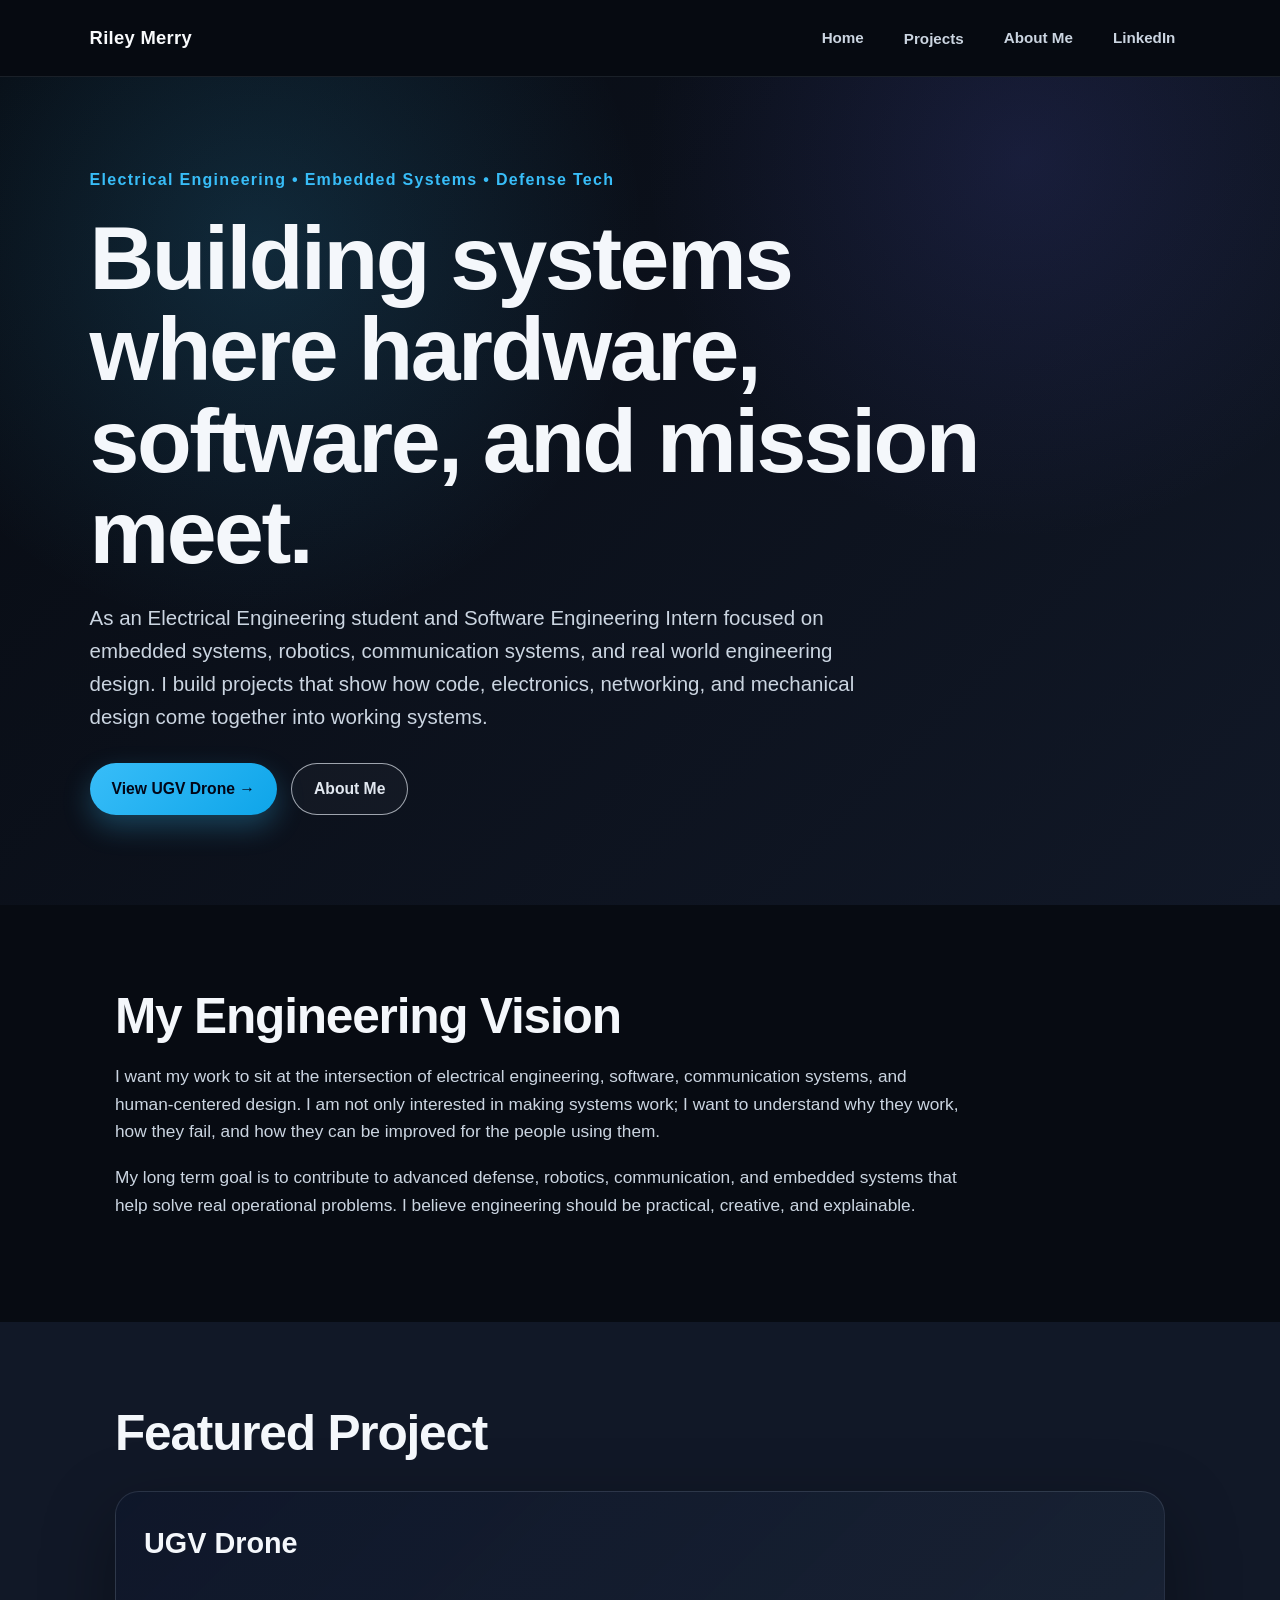
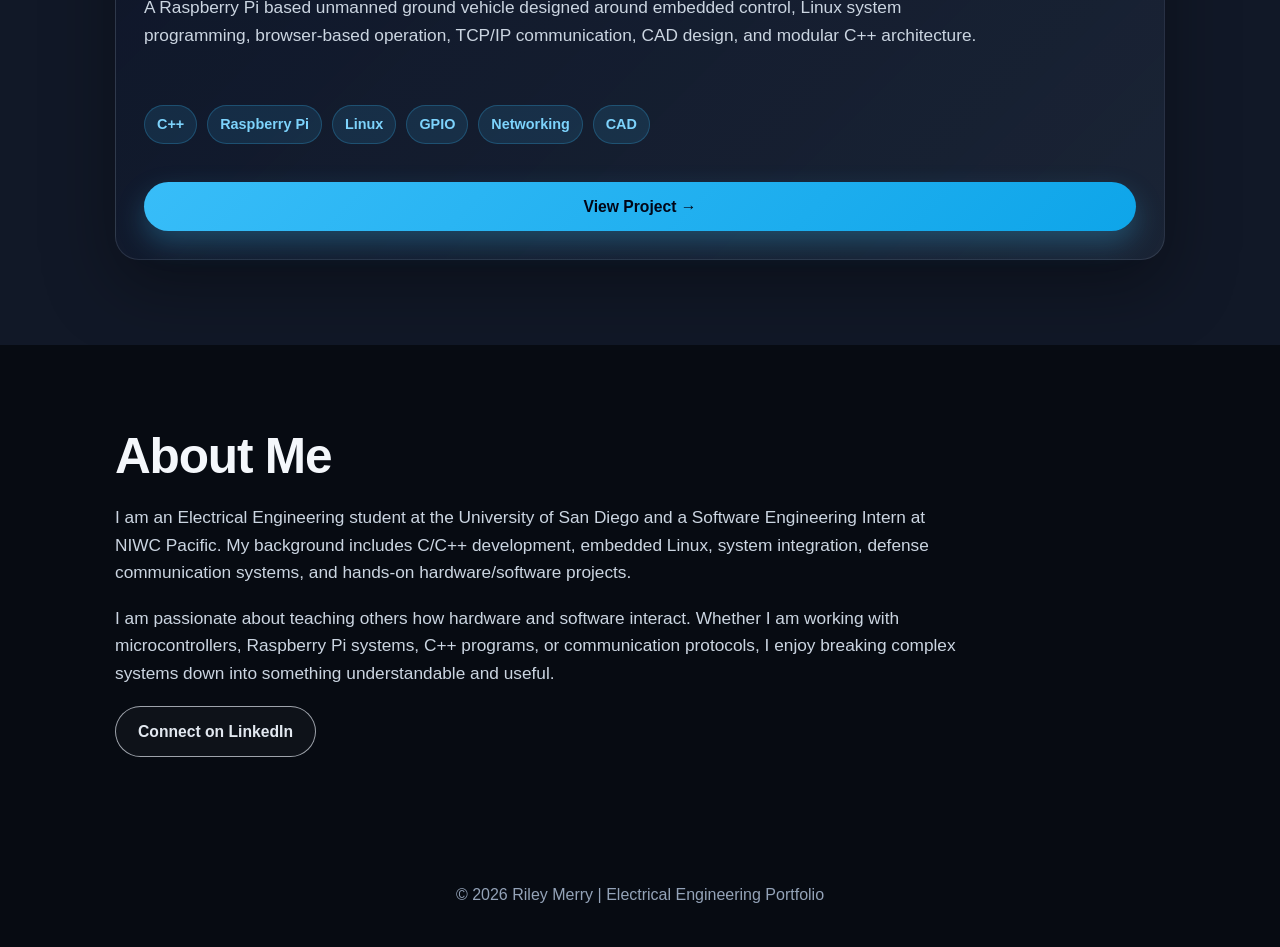
<file: index.html>
<!DOCTYPE html>
<html lang="en">
<head>
  <meta charset="UTF-8" />
  <meta name="viewport" content="width=device-width, initial-scale=1.0" />
  <title>Riley Merry | Electrical Engineering Portfolio</title>
  <link rel="stylesheet" href="style.css" />
</head>

<body>
  <header class="navbar">
    <div class="logo">Riley Merry</div>

    <nav>
      <a href="index.html">Home</a>

      <div class="dropdown">
        <button class="dropbtn">Projects</button>
        <div class="dropdown-content">
          <a href="robot.html">UGV Drone</a>
        </div>
      </div>

      <a href="#about">About Me</a>
      <a href="https://www.linkedin.com/in/riley-merry-528953252" target="_blank" rel="noopener noreferrer">LinkedIn</a>
    </nav>
  </header>

  <main>
    <section class="hero fade-section">
      <div class="hero-content">
        <span class="eyebrow">Electrical Engineering • Embedded Systems • Defense Tech</span>

        <h1>Building systems where hardware, software, and mission meet.</h1>

        <p>
          As an Electrical Engineering student and Software Engineering Intern
          focused on embedded systems, robotics, communication systems, and
          real world engineering design. I build projects that show how code,
          electronics, networking, and mechanical design come together into
          working systems.
        </p>

        <div class="hero-buttons">
          <a href="robot.html" class="btn primary">View UGV Drone →</a>
          <a href="#about" class="btn secondary">About Me</a>
        </div>
      </div>
    </section>

    <section class="section dark-section fade-section">
      <div class="section-inner">
        <h2>My Engineering Vision</h2>

        <p>
          I want my work to sit at the intersection of electrical engineering,
          software, communication systems, and human-centered design. I am not
          only interested in making systems work; I want to understand why they
          work, how they fail, and how they can be improved for the people using
          them.
        </p>

        <p>
          My long term goal is to contribute to advanced defense, robotics,
          communication, and embedded systems that help solve real operational
          problems. I believe engineering should be practical, creative, and
          explainable.
        </p>
      </div>
    </section>

    <section class="section panel-section fade-section">
      <div class="section-inner">
        <h2>Featured Project</h2>

        <div class="project-card">
          <h3>UGV Drone</h3>

          <p>
            A Raspberry Pi based unmanned ground vehicle designed around embedded
            control, Linux system programming, browser-based operation, TCP/IP
            communication, CAD design, and modular C++ architecture.
          </p>

          <div class="tags">
            <span>C++</span>
            <span>Raspberry Pi</span>
            <span>Linux</span>
            <span>GPIO</span>
            <span>Networking</span>
            <span>CAD</span>
          </div>

          <a href="robot.html" class="btn primary">View Project →</a>
        </div>
      </div>
    </section>

    <section id="about" class="section dark-section fade-section">
      <div class="section-inner">
        <h2>About Me</h2>

        <p>
          I am an Electrical Engineering student at the University of San Diego
          and a Software Engineering Intern at NIWC Pacific. My background
          includes C/C++ development, embedded Linux, system integration,
          defense communication systems, and hands-on hardware/software
          projects.
        </p>

        <p>
          I am passionate about teaching others how hardware and software
          interact. Whether I am working with microcontrollers, Raspberry Pi
          systems, C++ programs, or communication protocols, I enjoy breaking
          complex systems down into something understandable and useful.
        </p>

        <a href="https://www.linkedin.com/in/riley-merry-528953252" target="_blank" rel="noopener noreferrer" class="btn secondary">
          Connect on LinkedIn
        </a>
      </div>
    </section>
  </main>

  <footer>
    <p>© 2026 Riley Merry | Electrical Engineering Portfolio</p>
  </footer>

  <script>
    const sections = document.querySelectorAll(".fade-section");

    const observer = new IntersectionObserver(entries => {
      entries.forEach(entry => {
        if (entry.isIntersecting) {
          entry.target.classList.add("visible");
        }
      });
    }, { threshold: 0.18 });

    sections.forEach(section => observer.observe(section));
  </script>
</body>
</html>
</file>
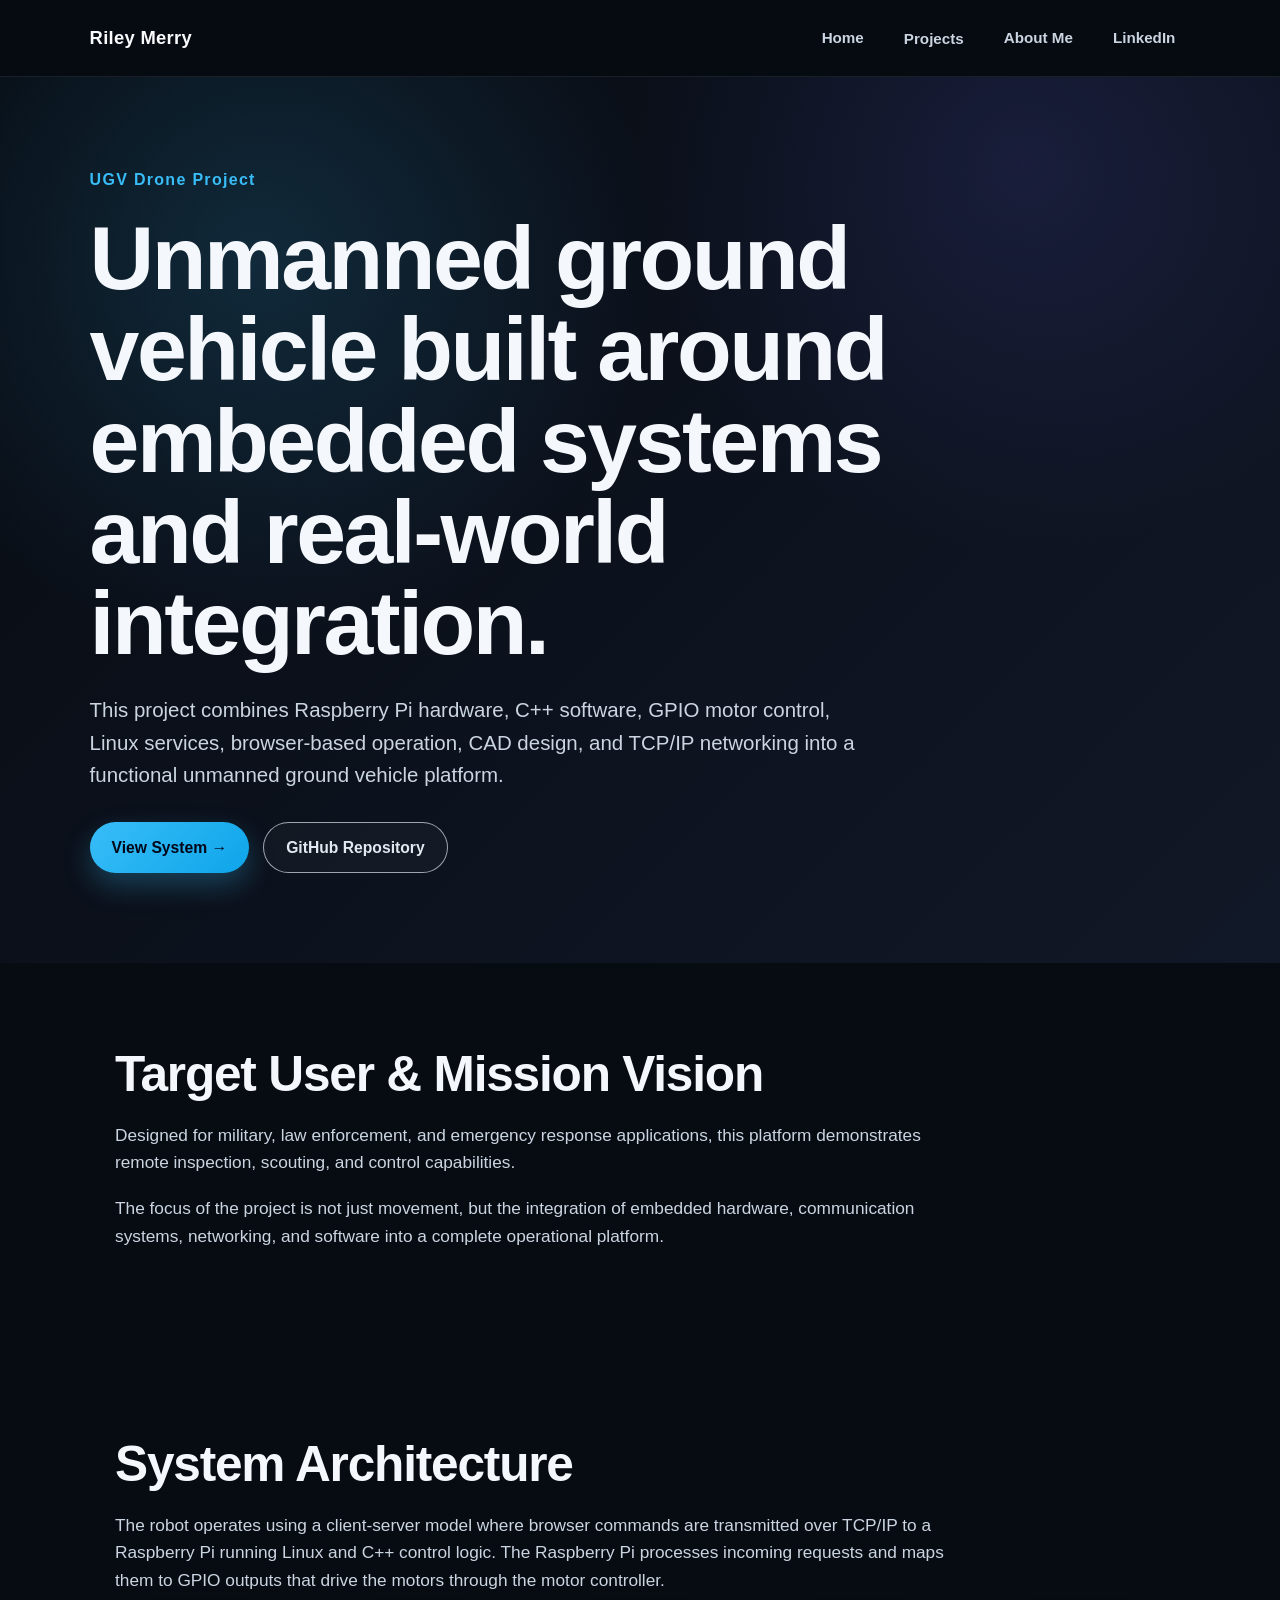
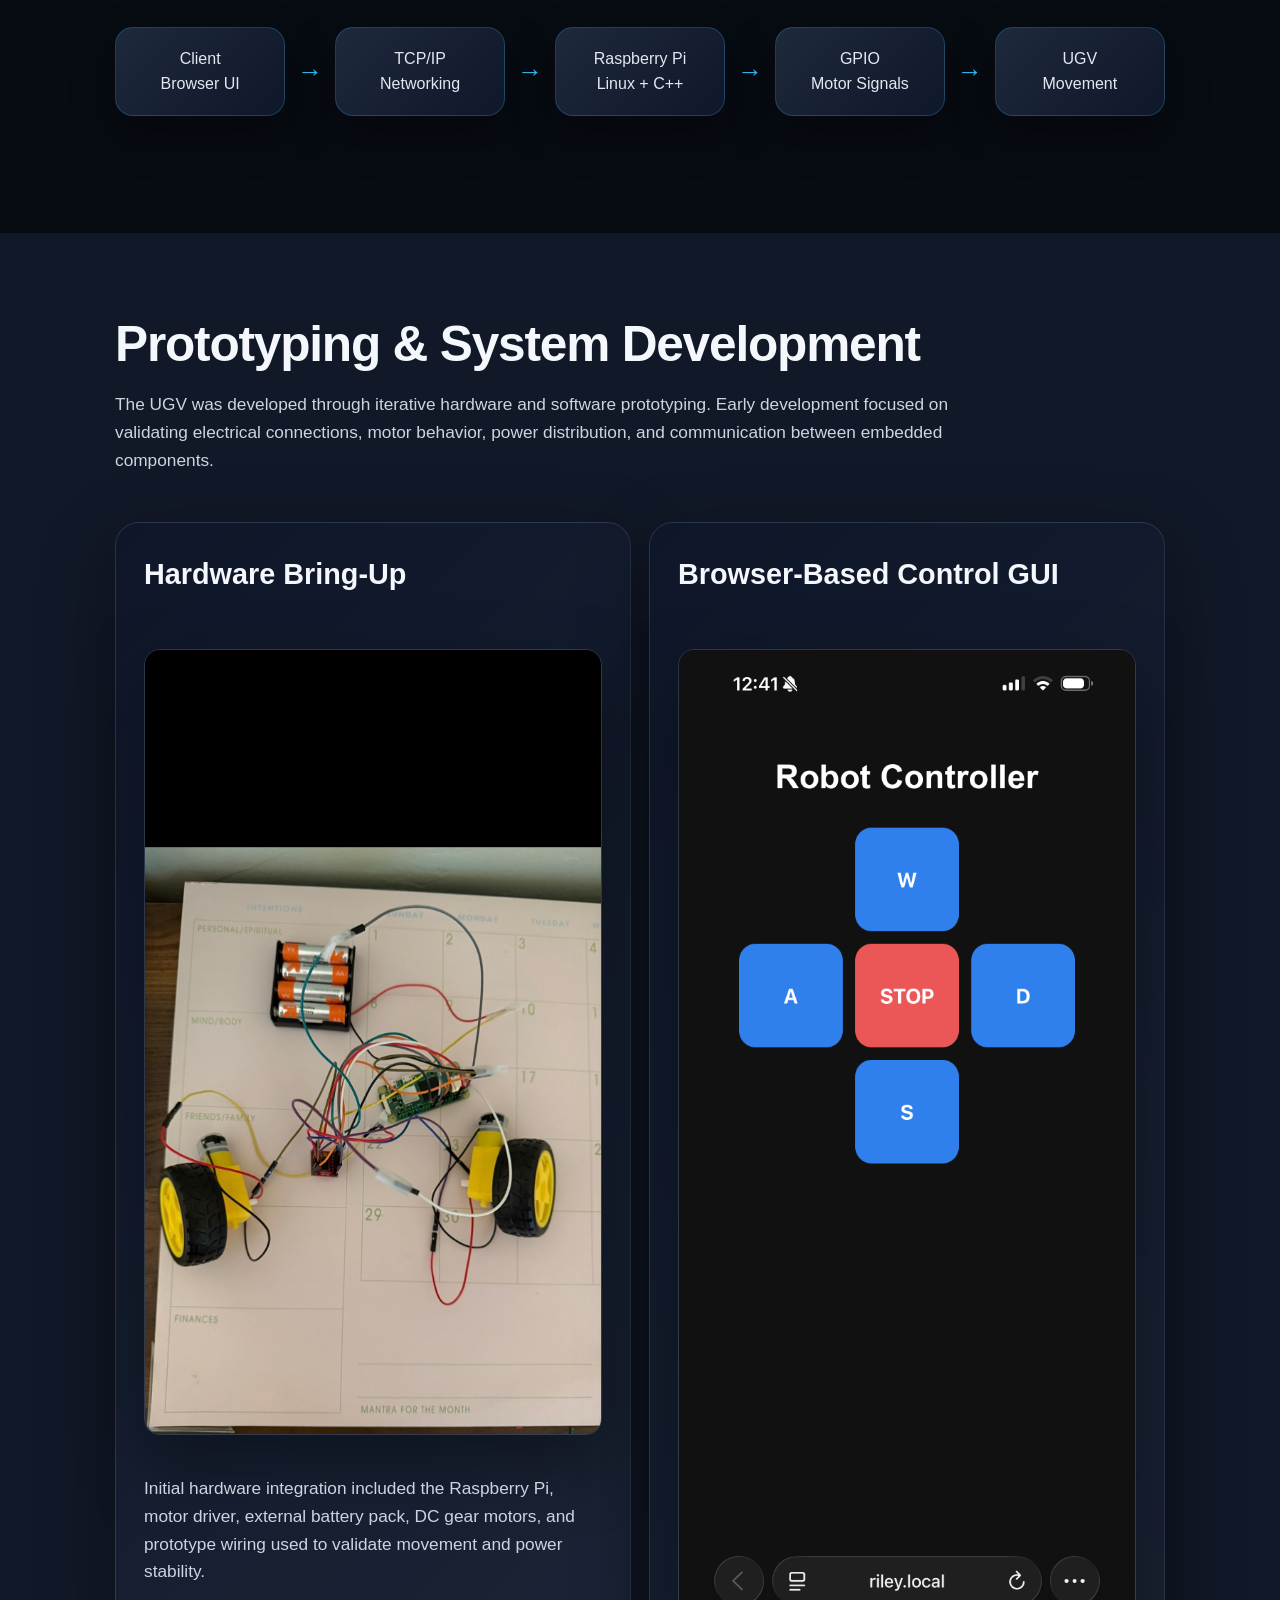
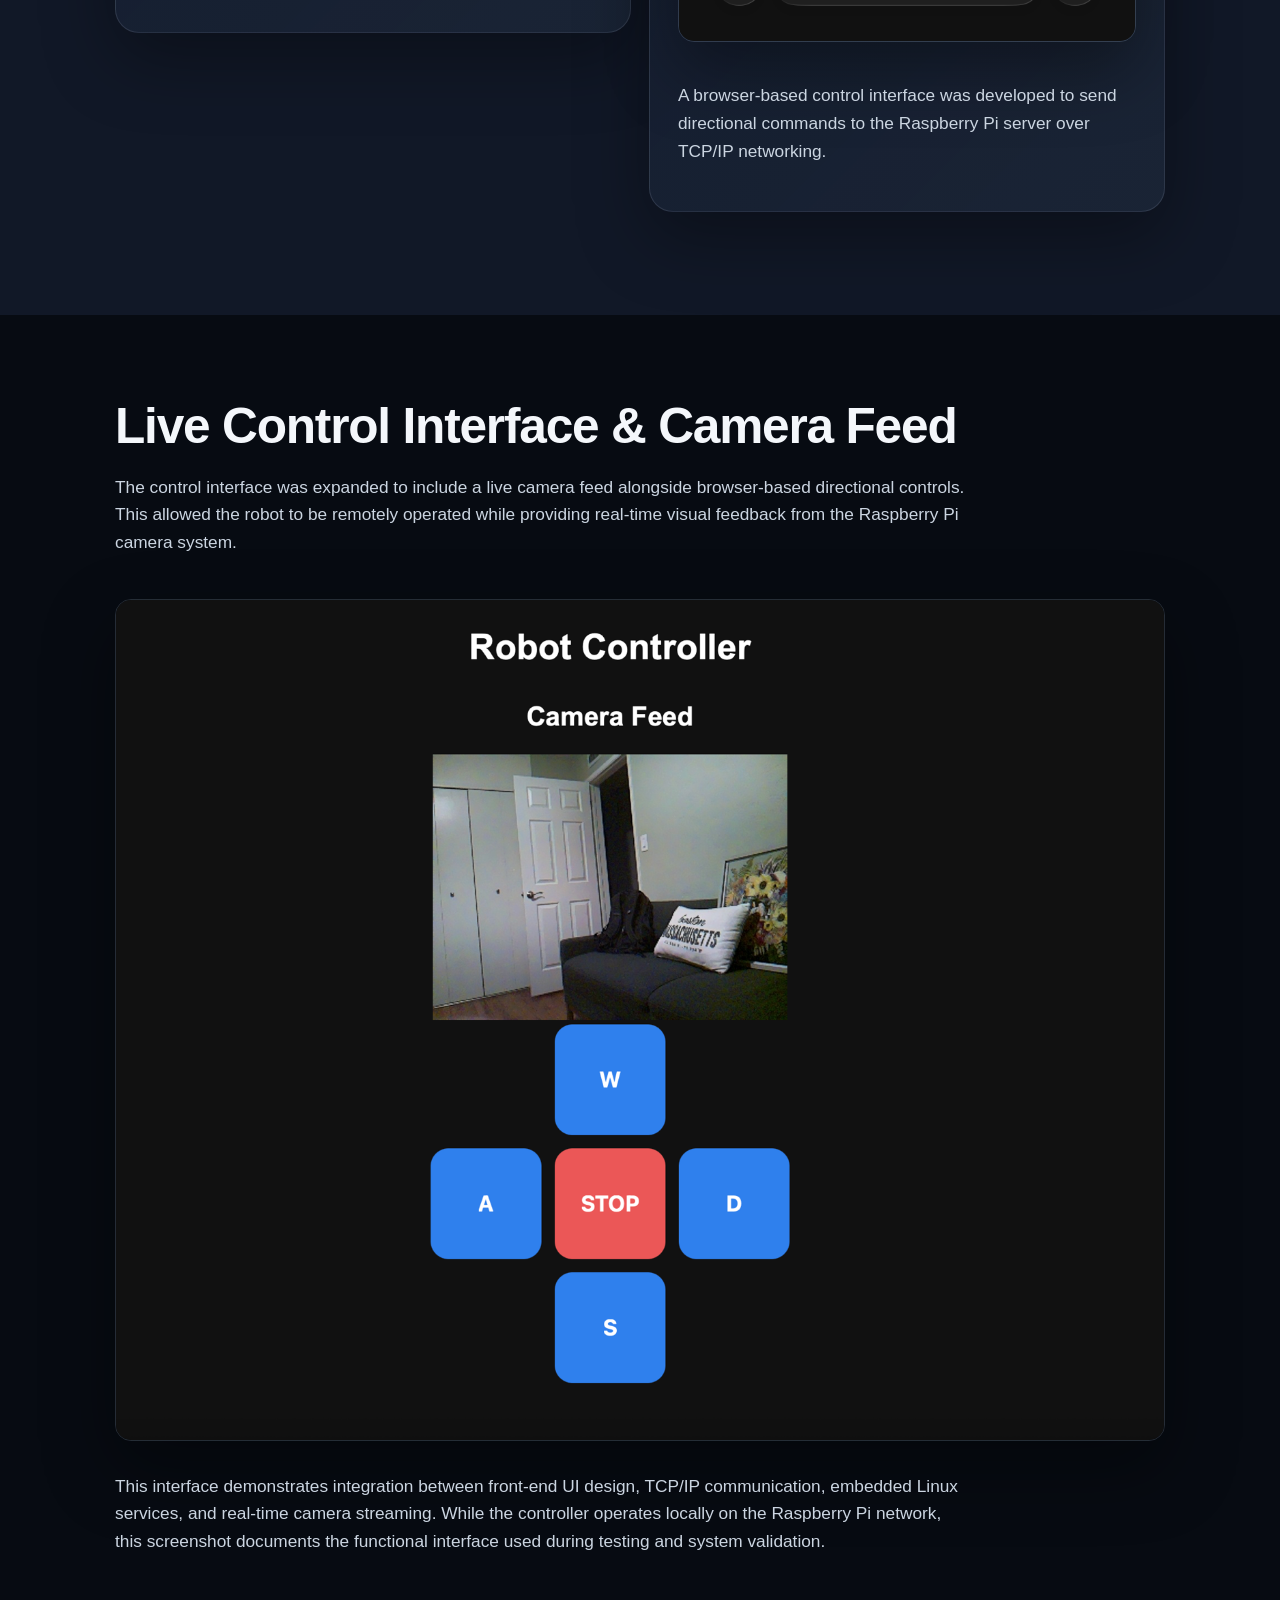
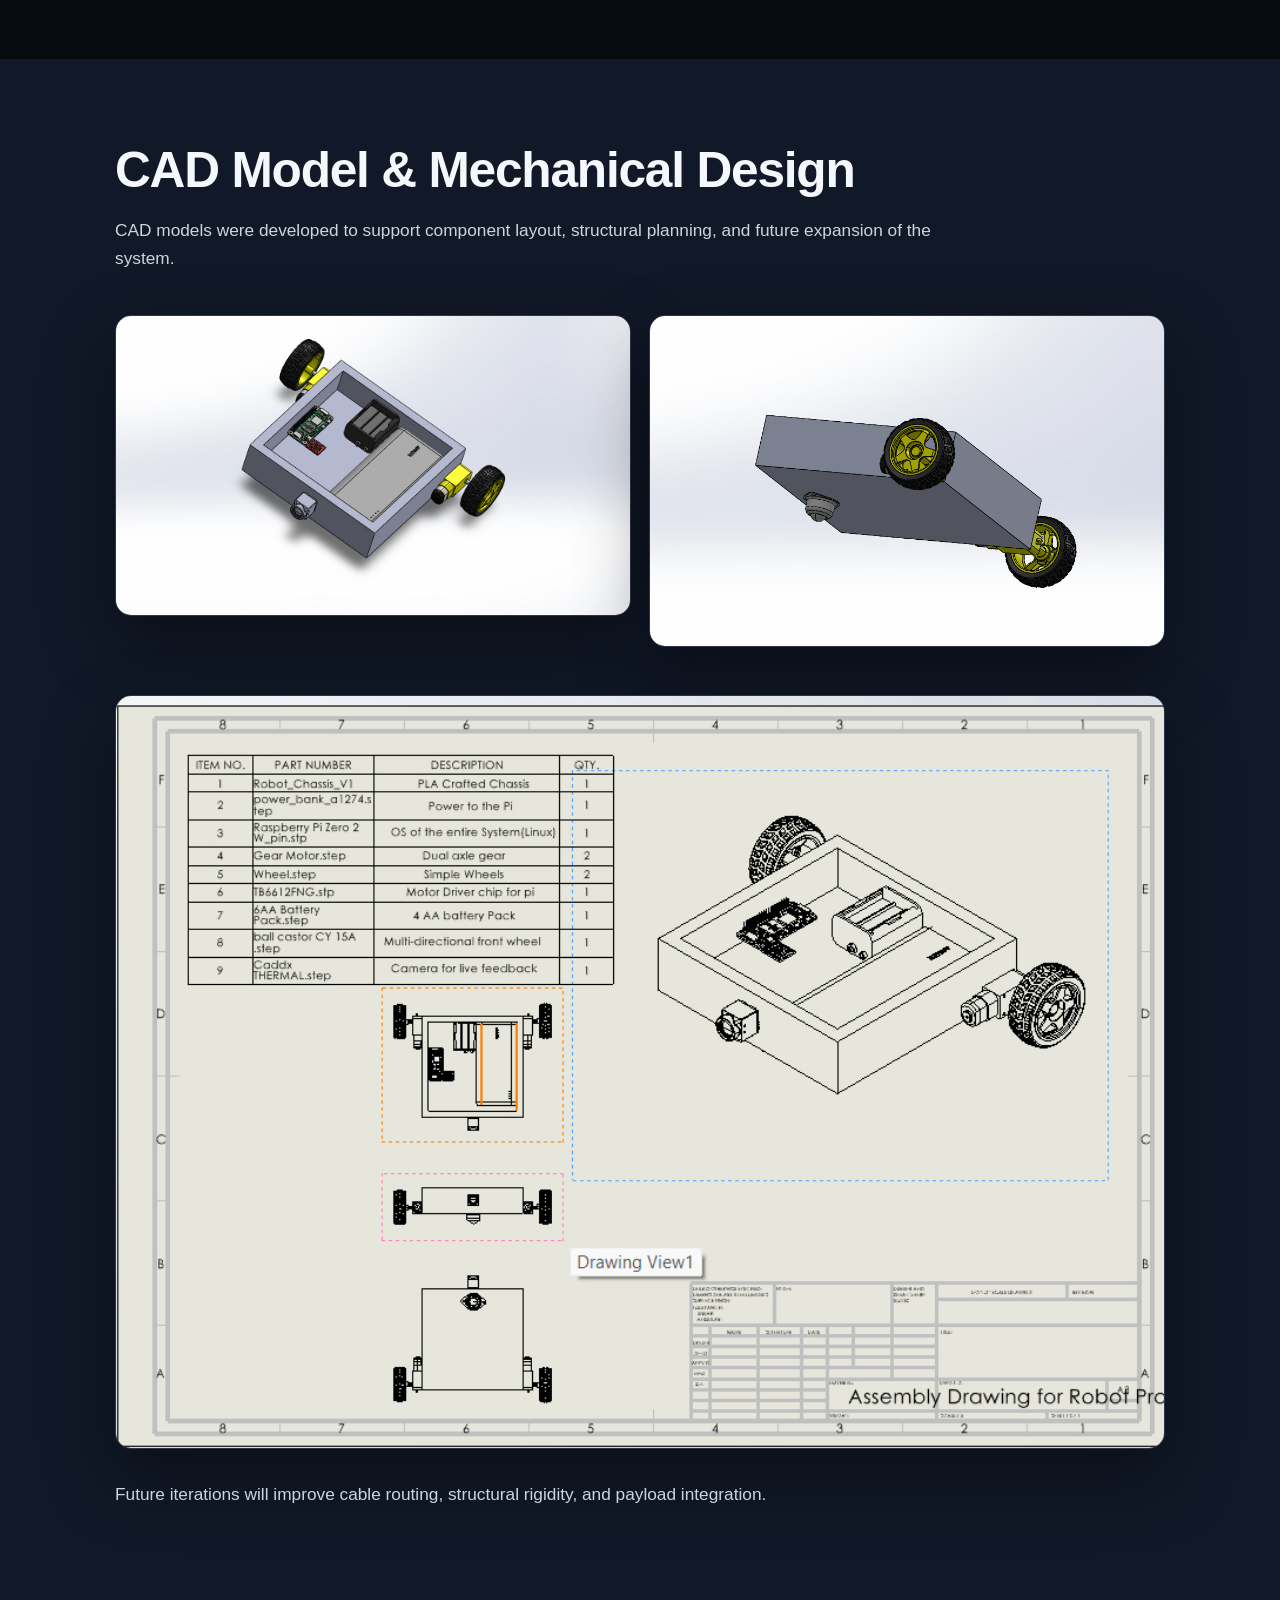
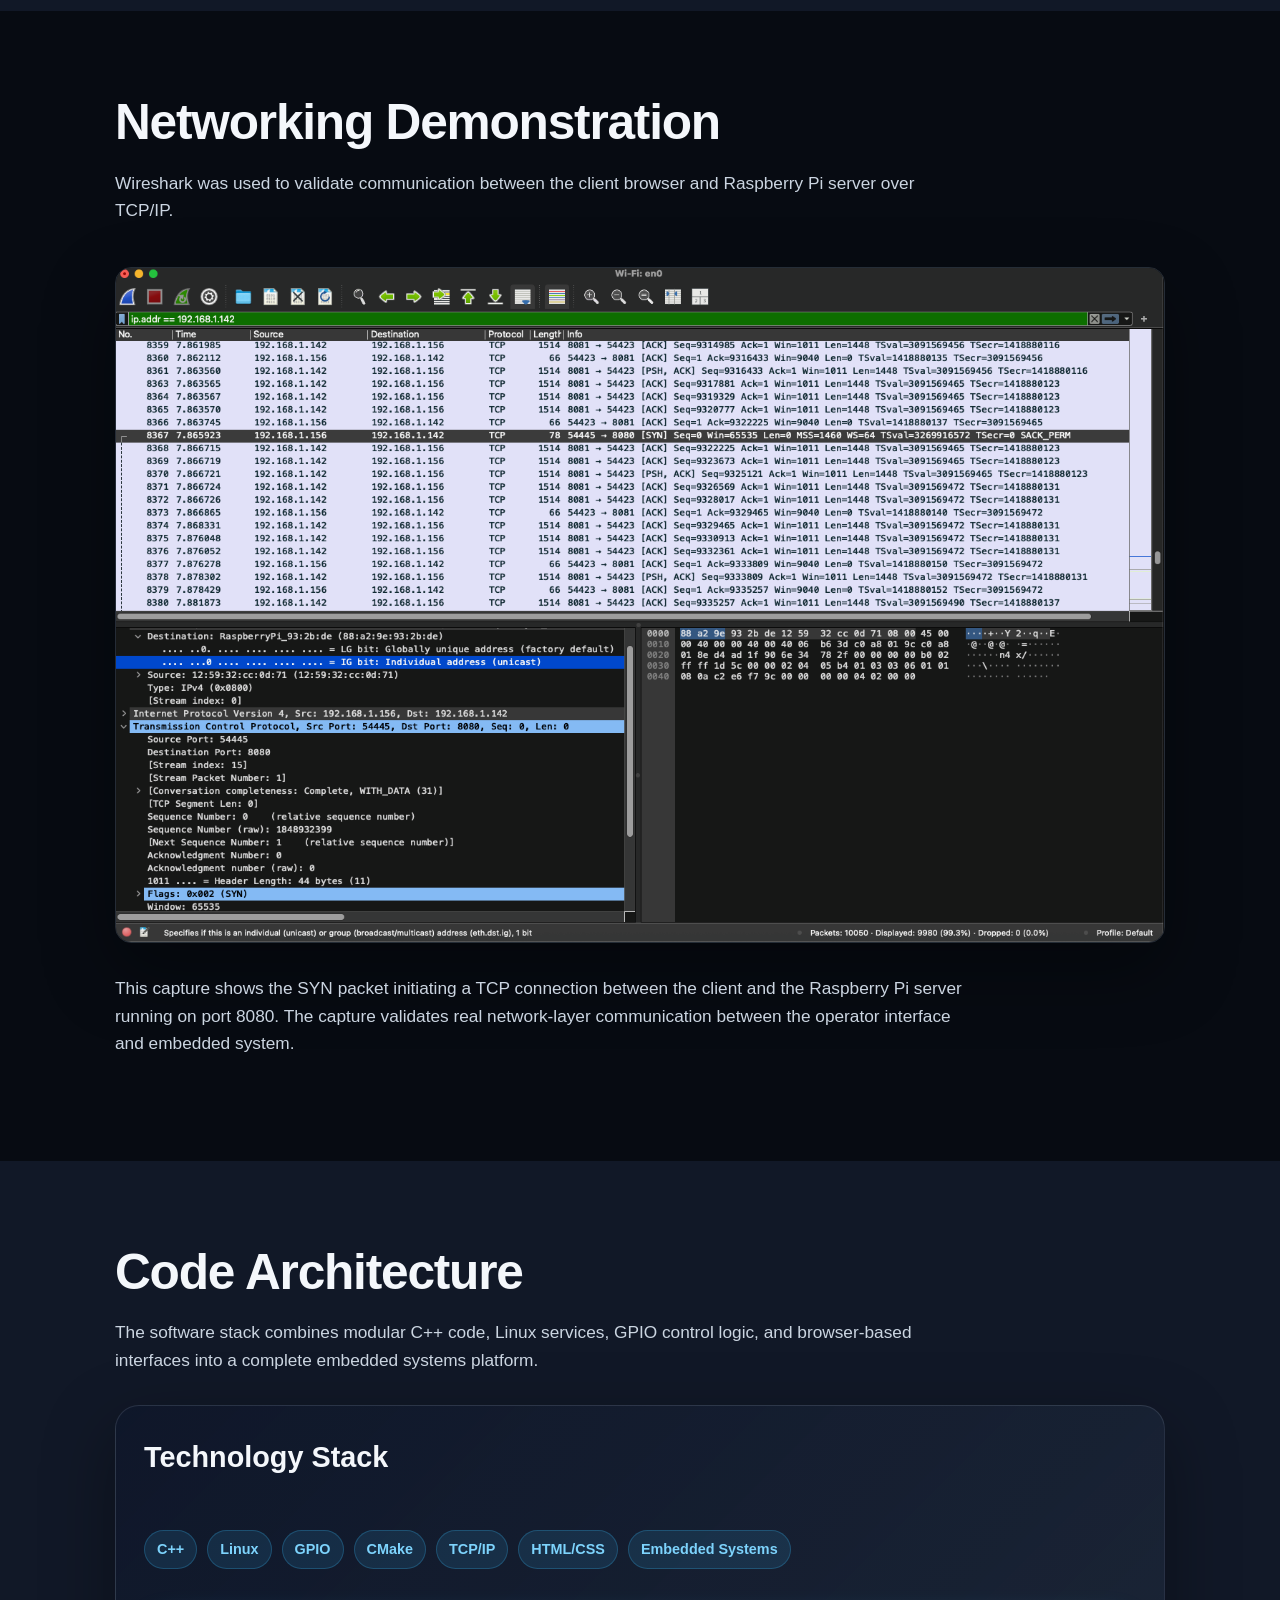
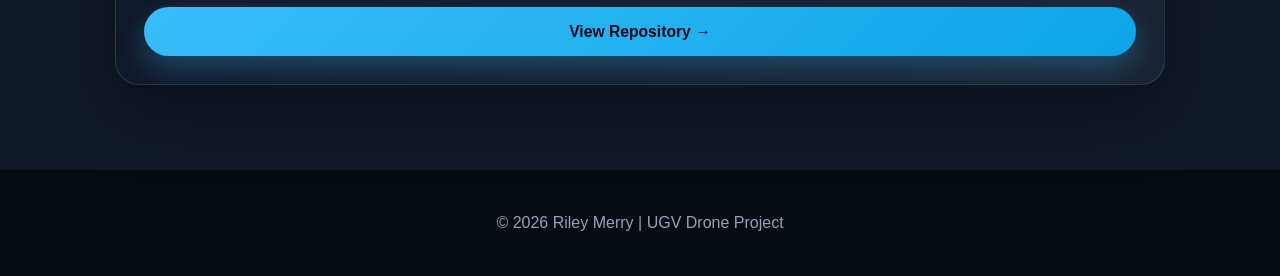
<file: robot.html>
<!DOCTYPE html>
<html lang="en">
<head>
  <meta charset="UTF-8" />
  <meta name="viewport" content="width=device-width, initial-scale=1.0"/>
  <title>UGV Drone | Riley Merry</title>
  <link rel="stylesheet" href="style.css" />
</head>

<body>

<header class="navbar">
  <div class="logo">Riley Merry</div>

  <nav>
    <a href="index.html">Home</a>

    <div class="dropdown">
      <button class="dropbtn">Projects</button>
      <div class="dropdown-content">
        <a href="robot.html">UGV Drone</a>
      </div>
    </div>

    <a href="index.html#about">About Me</a>

    <a href="https://www.linkedin.com/in/riley-merry-528953252"
       target="_blank"
       rel="noopener noreferrer">
       LinkedIn
    </a>
  </nav>
</header>

<main>

<section class="hero fade-section">
  <div class="hero-content">

    <span class="eyebrow">UGV Drone Project</span>

    <h1>
      Unmanned ground vehicle built around embedded systems and real-world integration.
    </h1>

    <p>
      This project combines Raspberry Pi hardware, C++ software,
      GPIO motor control, Linux services, browser-based operation,
      CAD design, and TCP/IP networking into a functional unmanned
      ground vehicle platform.
    </p>

    <div class="hero-buttons">
      <a href="#architecture" class="btn primary">View System →</a>

      <a href="https://github.com/RileyMerry/robot"
         target="_blank"
         rel="noopener noreferrer"
         class="btn secondary">
         GitHub Repository
      </a>
    </div>

  </div>
</section>

<section class="section dark-section fade-section">
  <div class="section-inner">

    <h2>Target User & Mission Vision</h2>

    <p>
      Designed for military, law enforcement, and emergency response applications,
      this platform demonstrates remote inspection, scouting, and control capabilities.
    </p>

    <p>
      The focus of the project is not just movement, but the integration of
      embedded hardware, communication systems, networking, and software into
      a complete operational platform.
    </p>

  </div>
</section>

<section id="architecture" class="section dark-section fade-section">
  <div class="section-inner">

    <h2>System Architecture</h2>

    <p>
      The robot operates using a client-server model where browser commands
      are transmitted over TCP/IP to a Raspberry Pi running Linux and C++ control logic.
      The Raspberry Pi processes incoming requests and maps them to GPIO outputs
      that drive the motors through the motor controller.
    </p>

    <div class="architecture-card">

      <div class="arch-box">
        Client<br>Browser UI
      </div>

      <div class="arch-arrow">→</div>

      <div class="arch-box">
        TCP/IP<br>Networking
      </div>

      <div class="arch-arrow">→</div>

      <div class="arch-box">
        Raspberry Pi<br>Linux + C++
      </div>

      <div class="arch-arrow">→</div>

      <div class="arch-box">
        GPIO<br>Motor Signals
      </div>

      <div class="arch-arrow">→</div>

      <div class="arch-box">
        UGV<br>Movement
      </div>

    </div>

  </div>
</section>

<section class="section panel-section fade-section">
  <div class="section-inner">

    <h2>Prototyping & System Development</h2>

    <p>
      The UGV was developed through iterative hardware and software prototyping.
      Early development focused on validating electrical connections, motor behavior,
      power distribution, and communication between embedded components.
    </p>

    <div class="proto-grid">

      <div class="proto-card">

        <h3>Hardware Bring-Up</h3>

        <img
          src="image/IMG_1845.jpg"
          alt="UGV hardware prototype"
          class="project-image"
        >

        <p>
          Initial hardware integration included the Raspberry Pi,
          motor driver, external battery pack, DC gear motors,
          and prototype wiring used to validate movement and power stability.
        </p>

      </div>

      <div class="proto-card">

        <h3>Browser-Based Control GUI</h3>

        <img
          src="image/IMG_1801.png"
          alt="Browser-based robot controller"
          class="project-image"
        >

        <p>
          A browser-based control interface was developed to send directional
          commands to the Raspberry Pi server over TCP/IP networking.
        </p>

      </div>

    </div>

    <p>
      
    </p>

  </div>
</section>

<section class="section dark-section fade-section">
  <div class="section-inner">

    <h2>Live Control Interface & Camera Feed</h2>

    <p>
      The control interface was expanded to include a live camera feed
      alongside browser-based directional controls. This allowed the robot
      to be remotely operated while providing real-time visual feedback
      from the Raspberry Pi camera system.
    </p>

    <img
      src="image/GUIFINAL.PNG"
      alt="Robot controller with live camera feed"
      class="project-image"
    >

    <p>
      This interface demonstrates integration between front-end UI design,
      TCP/IP communication, embedded Linux services, and real-time camera streaming.
      While the controller operates locally on the Raspberry Pi network,
      this screenshot documents the functional interface used during testing
      and system validation.
    </p>

  </div>
</section>

<section class="section panel-section fade-section">
  <div class="section-inner">

    <h2>CAD Model & Mechanical Design</h2>

    <p>
      CAD models were developed to support component layout,
      structural planning, and future expansion of the system.
    </p>

    <div class="image-grid">

      <img
        src="image/CAD1.png"
        alt="UGV CAD assembly 1"
        class="project-image"
      >

      <img
        src="image/CAD2.png"
        alt="UGV CAD assembly 2"
        class="project-image"
      >

    </div>

    <img
      src="image/CAD.png"
      alt="UGV CAD engineering drawing"
      class="project-image"
    >

    <p>
      Future iterations will improve cable routing, structural rigidity,
      and payload integration.
    </p>

  </div>
</section>

<section class="section dark-section fade-section">
  <div class="section-inner">

    <h2>Networking Demonstration</h2>

    <p>
      Wireshark was used to validate communication between the client browser
      and Raspberry Pi server over TCP/IP.
    </p>

    <img
      src="image/tcp-handshake.PNG"
      alt="TCP handshake capture"
      class="project-image"
    >

    <p>
      This capture shows the SYN packet initiating a TCP connection
      between the client and the Raspberry Pi server running on port 8080.
      The capture validates real network-layer communication between
      the operator interface and embedded system.
    </p>

  </div>
</section>

<section class="section panel-section fade-section">
  <div class="section-inner">

    <h2>Code Architecture</h2>

    <p>
      The software stack combines modular C++ code, Linux services,
      GPIO control logic, and browser-based interfaces into a complete
      embedded systems platform.
    </p>

    <div class="project-card">

      <h3>Technology Stack</h3>

      <div class="tags">
        <span>C++</span>
        <span>Linux</span>
        <span>GPIO</span>
        <span>CMake</span>
        <span>TCP/IP</span>
        <span>HTML/CSS</span>
        <span>Embedded Systems</span>
      </div>

      <a href="https://github.com/RileyMerry/robot"
         target="_blank"
         rel="noopener noreferrer"
         class="btn primary">
         View Repository →
      </a>

    </div>

  </div>
</section>

</main>

<footer>
  <p>© 2026 Riley Merry | UGV Drone Project</p>
</footer>

<script>
const sections = document.querySelectorAll(".fade-section");

const observer = new IntersectionObserver(entries => {
  entries.forEach(entry => {
    if (entry.isIntersecting) {
      entry.target.classList.add("visible");
    }
  });
}, {
  threshold: 0.2
});

sections.forEach(section => {
  observer.observe(section);
});
</script>

</body>
</html>
</file>
<file: style.css>
* {
  margin: 0;
  padding: 0;
  box-sizing: border-box;
}

html {
  scroll-behavior: smooth;
}

body {
  font-family: -apple-system, BlinkMacSystemFont, "Segoe UI", Roboto, Arial, sans-serif;
  background: #070b12;
  color: #f4f7fb;
  line-height: 1.6;
}

a {
  color: inherit;
  text-decoration: none;
}

/* NAVBAR */
.navbar {
  position: sticky;
  top: 0;
  z-index: 1000;
  padding: 16px 7%;
  background: rgba(7, 11, 18, 0.88);
  backdrop-filter: blur(16px);
  -webkit-backdrop-filter: blur(16px);
  border-bottom: 1px solid rgba(148, 163, 184, 0.14);
  display: flex;
  justify-content: space-between;
  align-items: center;
}

.logo {
  font-size: 1.15rem;
  font-weight: 800;
  letter-spacing: 0.3px;
  color: #f8fafc;
  white-space: nowrap;
}

nav {
  display: flex;
  align-items: center;
  gap: 10px;
}

nav a,
.dropbtn {
  color: #cbd5e1;
  background: transparent;
  border: 1px solid transparent;
  padding: 9px 14px;
  border-radius: 999px;
  font-size: 0.95rem;
  font-weight: 650;
  cursor: pointer;
  text-decoration: none;
  transition: 0.22s ease;
}

nav a:visited {
  color: #cbd5e1;
}

nav a:hover,
.dropbtn:hover {
  color: #f8fafc;
  background: rgba(255, 255, 255, 0.07);
  border-color: rgba(148, 163, 184, 0.18);
}

/* DROPDOWN */
.dropdown {
  position: relative;
}

.dropdown-content {
  visibility: hidden;
  opacity: 0;
  position: absolute;
  top: calc(100% + 4px);
  left: 0;
  min-width: 170px;
  padding: 8px;
  background: rgba(15, 23, 42, 0.98);
  border: 1px solid rgba(148, 163, 184, 0.18);
  border-radius: 16px;
  box-shadow: 0 20px 50px rgba(0, 0, 0, 0.45);
  transition: opacity 0.18s ease, visibility 0.18s ease, transform 0.18s ease;
  transform: translateY(-4px);
  z-index: 2000;
}

.dropdown:hover .dropdown-content,
.dropdown:focus-within .dropdown-content {
  visibility: visible;
  opacity: 1;
  transform: translateY(0);
}

.dropdown-content a {
  display: block;
  color: #e2e8f0;
  padding: 10px 12px;
  border-radius: 12px;
}

.dropdown-content a:hover {
  background: rgba(56, 189, 248, 0.12);
  color: #38bdf8;
}

/* HERO */
.hero {
  min-height: 90vh;
  display: flex;
  align-items: center;
  padding: 90px 7%;
  background:
    radial-gradient(circle at 20% 20%, rgba(56, 189, 248, 0.16), transparent 32%),
    radial-gradient(circle at 80% 10%, rgba(99, 102, 241, 0.14), transparent 30%),
    linear-gradient(135deg, #070b12, #111827);
}

.hero-content {
  max-width: 950px;
}

.eyebrow {
  display: inline-block;
  color: #38bdf8;
  font-weight: 750;
  letter-spacing: 1.3px;
  margin-bottom: 20px;
}

.hero h1 {
  font-size: clamp(2.7rem, 8vw, 5.6rem);
  line-height: 1.02;
  letter-spacing: -2.5px;
  margin-bottom: 24px;
}

.hero p {
  max-width: 780px;
  font-size: clamp(1.05rem, 2.6vw, 1.28rem);
  color: #cbd5e1;
  margin-bottom: 30px;
}

.hero-buttons {
  display: flex;
  flex-wrap: wrap;
  gap: 14px;
}

/* BUTTONS */
.btn {
  display: inline-flex;
  align-items: center;
  justify-content: center;
  padding: 12px 22px;
  border-radius: 999px;
  font-weight: 750;
  font-size: 0.98rem;
  text-decoration: none;
  transition: 0.25s ease;
  cursor: pointer;
}

.primary {
  background: linear-gradient(135deg, #38bdf8, #0ea5e9);
  color: #020617;
  box-shadow: 0 12px 28px rgba(56, 189, 248, 0.28);
}

.primary:visited {
  color: #020617;
}

.primary:hover {
  transform: translateY(-2px);
  box-shadow: 0 16px 36px rgba(56, 189, 248, 0.42);
}

.secondary {
  border: 1.5px solid rgba(226, 232, 240, 0.68);
  color: #e2e8f0;
  background: rgba(255, 255, 255, 0.03);
}

.secondary:visited {
  color: #e2e8f0;
}

.secondary:hover {
  background: rgba(255, 255, 255, 0.08);
  transform: translateY(-2px);
}

/* SECTIONS */
.section {
  padding: 85px 7%;
}

.dark-section {
  background: #070b12;
}

.panel-section {
  background: #111827;
}

.section-inner {
  max-width: 1050px;
  margin: auto;
}

.section h2 {
  font-size: clamp(2rem, 5vw, 3.1rem);
  line-height: 1.08;
  margin-bottom: 20px;
  letter-spacing: -1.2px;
}

.section p {
  font-size: 1.08rem;
  color: #cbd5e1;
  max-width: 850px;
  margin-bottom: 18px;
}

/* PROJECT CARD */
.project-card,
.proto-card {
  margin-top: 30px;
  padding: 28px;
  border-radius: 24px;
  background: linear-gradient(135deg, rgba(15, 23, 42, 0.95), rgba(30, 41, 59, 0.72));
  border: 1px solid rgba(148, 163, 184, 0.18);
  box-shadow: 0 25px 70px rgba(0, 0, 0, 0.35);
  display: flex;
  flex-direction: column;
  gap: 16px;
}

.project-card h3,
.proto-card h3 {
  font-size: 1.8rem;
  margin-bottom: 12px;
}

.tags {
  display: flex;
  flex-wrap: wrap;
  gap: 10px;
  margin: 22px 0;
}

.tags span {
  background: rgba(56, 189, 248, 0.12);
  color: #7dd3fc;
  border: 1px solid rgba(56, 189, 248, 0.24);
  padding: 7px 12px;
  border-radius: 999px;
  font-weight: 700;
  font-size: 0.9rem;
}

/* IMAGES */
.project-image {
  width: 100%;
  border-radius: 16px;
  margin: 24px 0;
  border: 1px solid rgba(148, 163, 184, 0.22);
  box-shadow: 0 28px 70px rgba(0, 0, 0, 0.38);
}

.image-grid,
.proto-grid {
  display: grid;
  grid-template-columns: 1fr 1fr;
  gap: 18px;
  align-items: start;
}

/* ARCHITECTURE */
.architecture-card {
  display: flex;
  flex-wrap: wrap;
  gap: 12px;
  margin: 32px 0;
  align-items: stretch;
}

.arch-box {
  flex: 1 1 150px;
  padding: 18px;
  background: linear-gradient(135deg, #1e293b, #0f172a);
  border: 1px solid rgba(56, 189, 248, 0.22);
  border-radius: 18px;
  text-align: center;
  color: #e2e8f0;
  box-shadow: 0 18px 45px rgba(0, 0, 0, 0.28);
}

.arch-arrow {
  display: flex;
  align-items: center;
  justify-content: center;
  color: #38bdf8;
  font-size: 1.6rem;
  font-weight: 800;
}

/* FADE */
.fade-section {
  opacity: 0;
  transform: translateY(30px);
  transition: opacity 0.8s ease, transform 0.8s ease;
}

.fade-section.visible {
  opacity: 1;
  transform: translateY(0);
}

/* FOOTER */
footer {
  padding: 40px 7%;
  text-align: center;
  color: #94a3b8;
  background: #070b12;
}

/* MOBILE */
@media (max-width: 760px) {
  .navbar {
    align-items: flex-start;
    gap: 14px;
    flex-direction: column;
    padding: 18px 7%;
  }

  .logo {
    font-size: 1.1rem;
  }

  nav {
    width: 100%;
    display: grid;
    grid-template-columns: repeat(4, 1fr);
    gap: 8px;
  }

  nav a,
  .dropbtn {
    width: 100%;
    text-align: center;
    padding: 10px 8px;
    font-size: 0.86rem;
    background: rgba(255, 255, 255, 0.055);
    border: 1px solid rgba(148, 163, 184, 0.12);
  }

  .dropdown {
    width: 100%;
  }

  .dropdown-content {
    top: 46px;
    left: 0;
    width: 100%;
    z-index: 2000;
  }

  .hero {
    padding-top: 90px;
  }

  .hero h1 {
    letter-spacing: -1.6px;
  }

  .hero-buttons {
    gap: 10px;
  }

  .btn {
    padding: 12px 18px;
    font-size: 0.93rem;
  }

  .section {
    padding: 75px 7%;
  }

  .image-grid {
    grid-template-columns: 1fr;
  }

  .architecture-card {
    flex-direction: column;
  }

  .arch-arrow {
    transform: rotate(90deg);
    margin: -4px 0;
  }

  .image-grid,
  .proto-grid {
    grid-template-columns: 1fr;
  }
}
</file>
